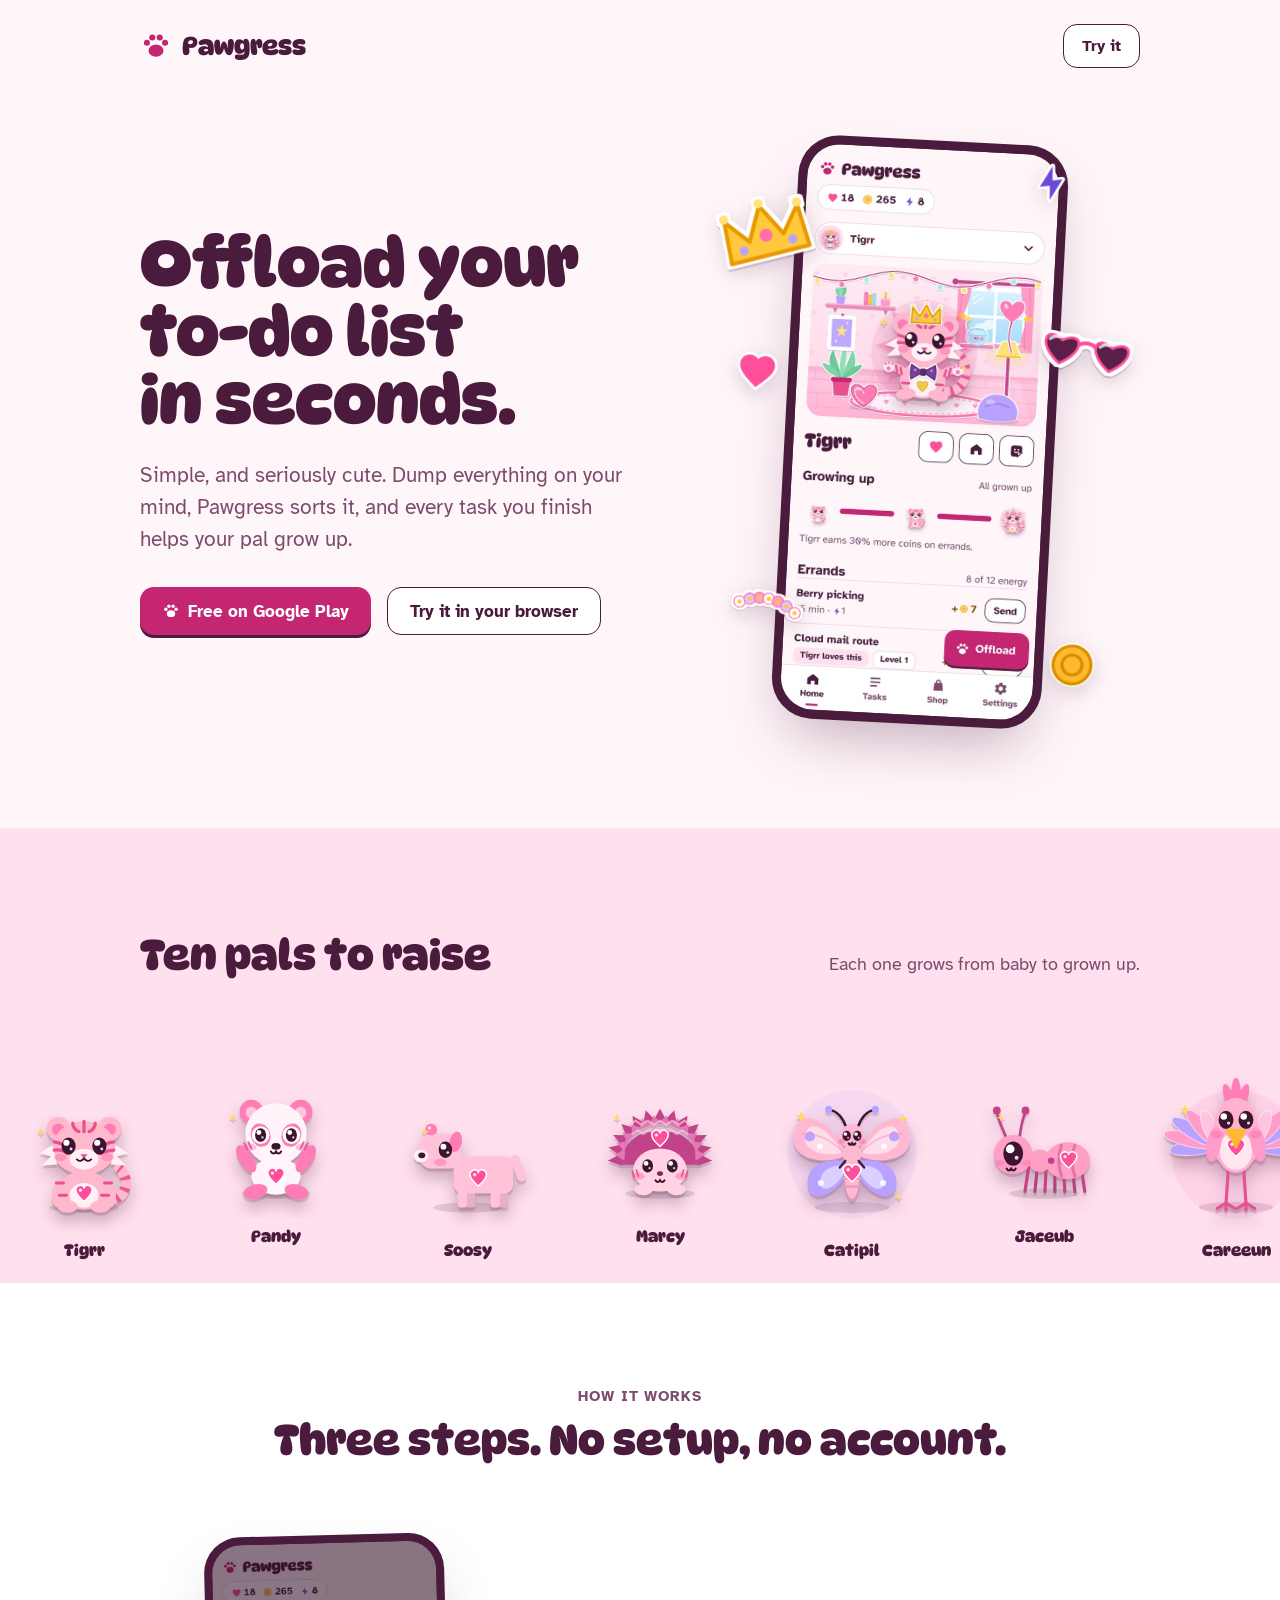
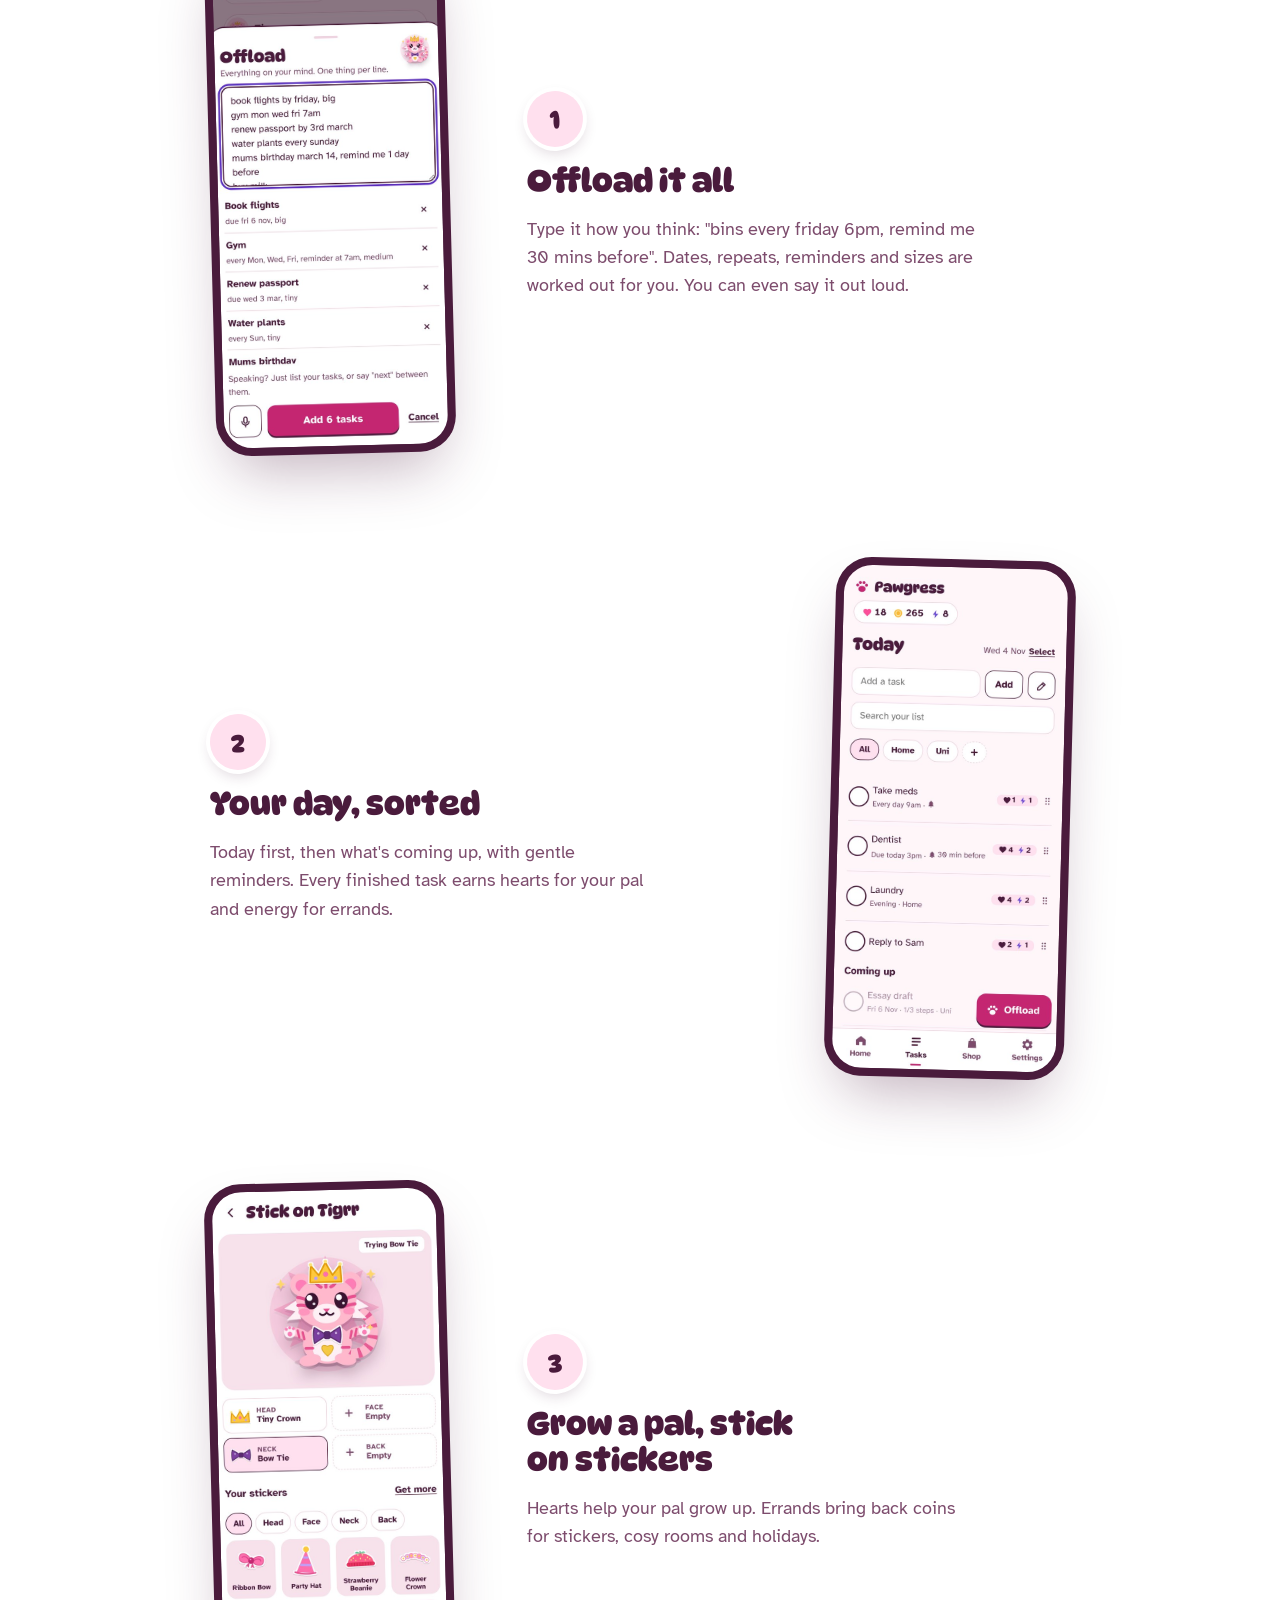
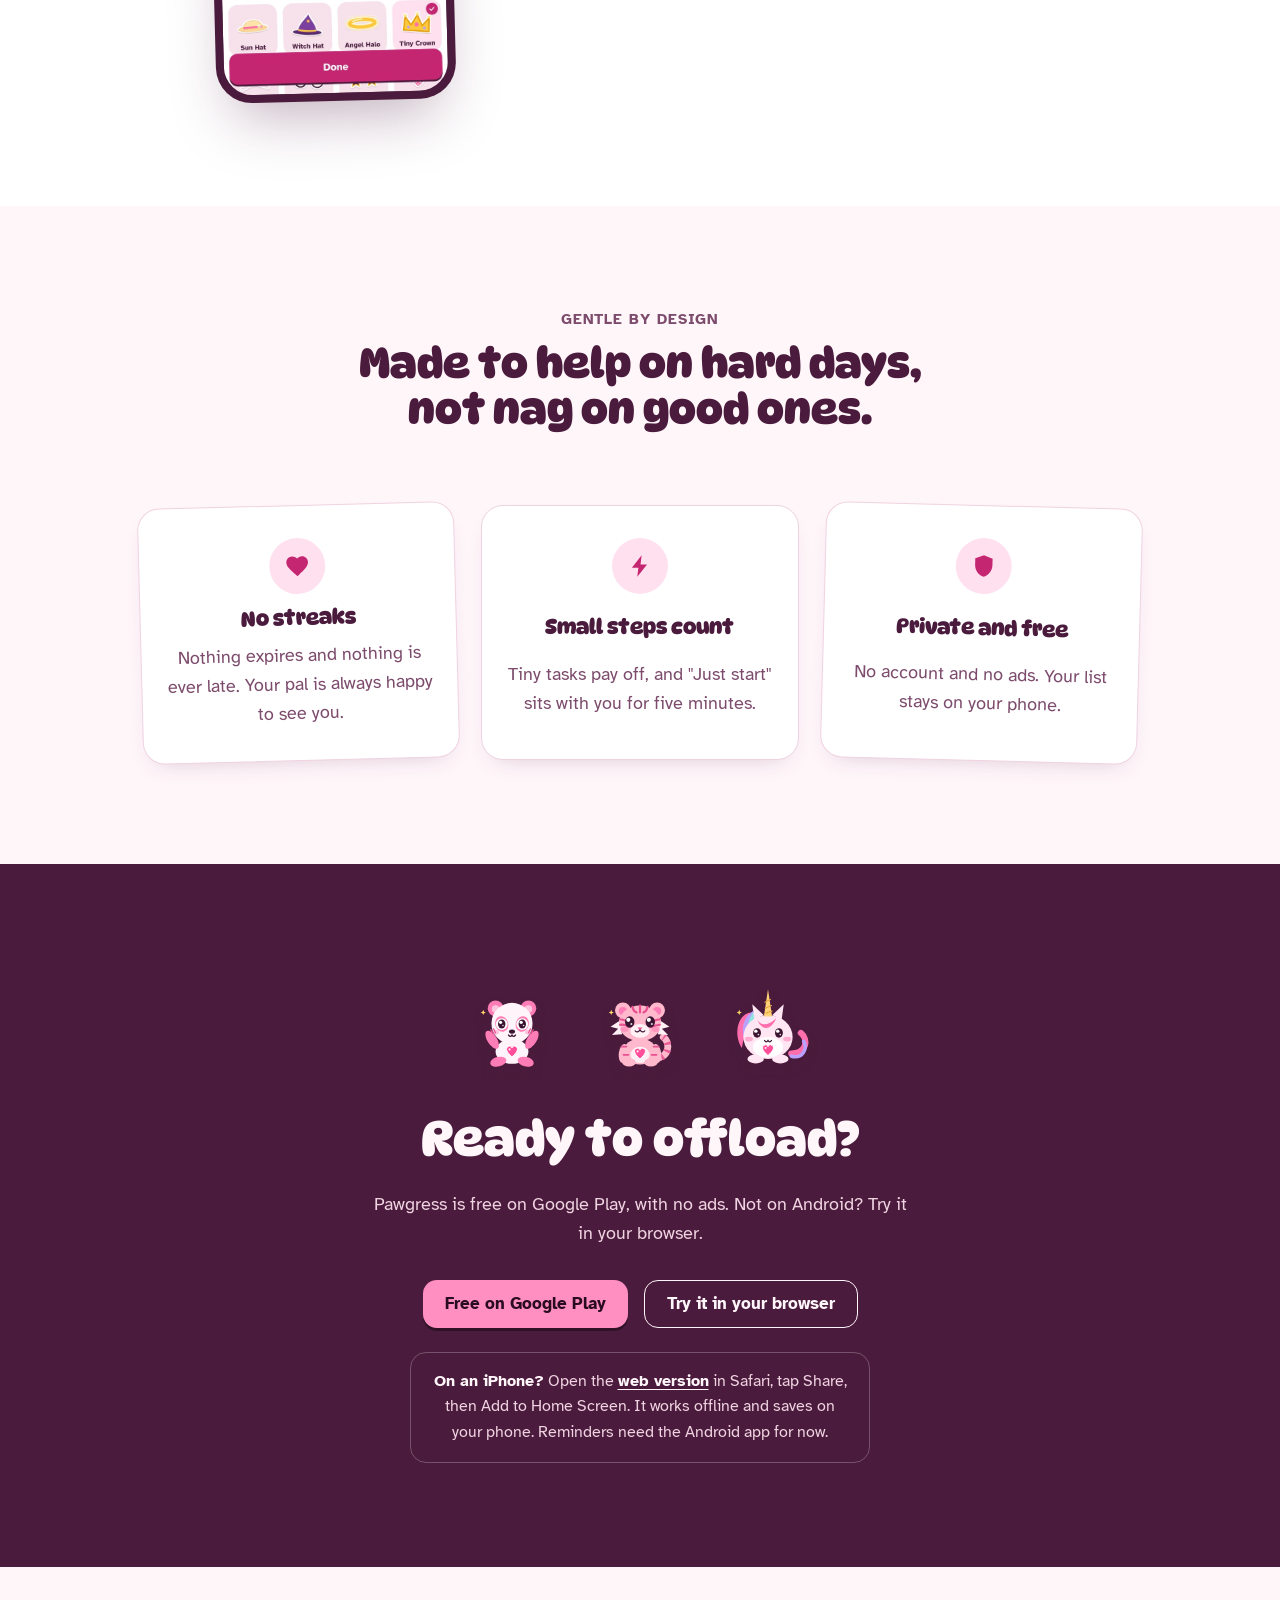
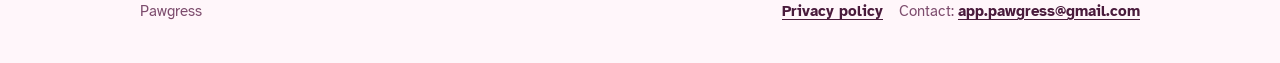
<file: index.html>
<!doctype html>
<html lang="en">
<head>
<meta charset="utf-8">
<meta name="viewport" content="width=device-width, initial-scale=1, viewport-fit=cover">
<meta name="color-scheme" content="light dark">
<title>Pawgress: offload your to-do list in seconds</title>
<meta name="description" content="Offload your to-do list in seconds. Simple, and seriously cute. A gentle task app where finishing tasks grows a pink pal.">
<meta name="theme-color" content="#FFF6FA">
<link rel="icon" type="image/png" href="app/icon-192.png">
<link rel="apple-touch-icon" href="app/icon-180.png">
<meta property="og:title" content="Pawgress">
<meta property="og:description" content="Offload your to-do list in seconds. Simple, and seriously cute.">
<meta property="og:image" content="img/feature-graphic.png">
<link rel="stylesheet" href="site.css">
<script>document.documentElement.classList.add('js')</script>
<style>
/* Landing page. Each section is its own full-width band; the art is the app's own pals and stickers.
   Spacing scale: 8, 16, 24, 40, 64, 104 px. Motion is gentle and switches off with reduced motion. */
/* Nothing may make the page wider than the screen: iPhone Safari zooms the whole page out if anything does. */
html,body{overflow-x:hidden;overflow-x:clip}
.band{position:relative;overflow-x:hidden;overflow-x:clip}
.in{max-width:1040px;margin:0 auto;padding:clamp(64px,9vw,104px) max(20px,env(safe-area-inset-right)) clamp(64px,9vw,104px) max(20px,env(safe-area-inset-left))}
.top .in{padding-block:24px 0;display:flex;align-items:center;justify-content:space-between;gap:16px}
.top .btn{min-height:44px;padding:8px 18px;font-size:1rem}
h1,h2,h3{font-family:var(--f-display)}
.eyebrow{font:700 .95rem var(--f-body);letter-spacing:.06em;text-transform:uppercase;color:var(--pink);margin:0}

/* hero */
.hero .in{display:grid;grid-template-columns:minmax(0,1fr) minmax(0,.9fr);gap:clamp(40px,6vw,72px);align-items:center;padding-top:clamp(40px,6vw,72px)}
.hero-text{display:grid;gap:24px;max-width:34rem}
.hero h1{font-size:clamp(2.6rem,6.4vw,4.2rem);line-height:1.02}
.lede{font-size:clamp(1.12rem,2.2vw,1.3rem);line-height:1.55;margin:0;color:var(--muted)}
.cta{display:flex;flex-wrap:wrap;gap:12px 16px;align-items:center;margin-top:8px}
.soon{display:inline-flex;align-items:center;gap:8px;font-weight:700;font-size:.95rem;color:var(--muted)}
.soon svg{width:18px;height:18px;color:var(--pink);flex:none}
.stage{position:relative;justify-self:center;width:min(100%,400px);aspect-ratio:4/5;display:grid;place-items:center}
.phone{--pw:260px;width:var(--pw);aspect-ratio:390/844;border-radius:calc(var(--pw)*.15);padding:calc(var(--pw)*.035);background:var(--frame);
  box-shadow:0 30px 60px -18px rgba(74,27,60,.35);flex:none}
.phone img{display:block;width:100%;height:100%;object-fit:cover;object-position:top;border-radius:calc(var(--pw)*.12)}
.stage .phone{--pw:clamp(220px,25vw,270px);transform:rotate(3deg)}
.stk{position:absolute;width:var(--s,72px);height:auto;pointer-events:none;filter:drop-shadow(0 6px 10px rgba(74,27,60,.18));will-change:transform}
.stk img,.stk svg{display:block;width:100%;height:auto}
.s1{--s:clamp(70px,9vw,104px);left:-2%;top:6%;rotate:-14deg}
.s2{--s:clamp(70px,9vw,100px);right:-4%;top:28%;rotate:10deg}
.s3{--s:clamp(56px,7vw,80px);left:2%;bottom:14%;rotate:12deg}
.s4{--s:48px;right:6%;bottom:6%;rotate:-8deg}
.s5{--s:42px;left:4%;top:36%;rotate:6deg}
.s6{--s:40px;right:12%;top:4%;rotate:-6deg}

/* pals ribbon */
.ribbon{background:var(--soft)}
.ribbon .in{display:grid;gap:40px;padding-bottom:clamp(40px,6vw,64px)}
.ribbon-h{display:flex;flex-wrap:wrap;align-items:end;justify-content:space-between;gap:12px 24px}
.ribbon h2{font-size:clamp(1.8rem,4vw,2.6rem)}
.ribbon p{margin:0;color:var(--muted);max-width:34ch}
.track{position:relative;overflow:hidden;contain:paint;height:calc(clamp(120px,15vw,168px) + 72px)}
.marquee{position:absolute;left:0;top:0;display:flex;width:max-content;gap:24px;padding-block:8px 24px;animation:slide 48s linear infinite}
.marquee:hover{animation-play-state:paused}
.marquee figure{margin:0;width:clamp(120px,15vw,168px);display:grid;justify-items:center;gap:8px;flex:none}
.marquee figure:nth-child(odd){translate:0 14px}
.marquee img{width:100%;height:auto;display:block}
.marquee figcaption{font:700 1rem var(--f-display);color:var(--ink)}
@keyframes slide{to{transform:translateX(-50%)}}

/* how it works: alternating rows */
.how{background:var(--surface)}
.how .head,.gentle .head{text-align:center;display:grid;gap:12px;justify-items:center;margin-bottom:clamp(40px,7vw,72px)}
.how h2,.gentle h2{font-size:clamp(1.8rem,4vw,2.6rem)}
.head p{margin:0;color:var(--muted);max-width:44ch}
.steps{display:grid;gap:clamp(64px,9vw,104px)}
.step{display:grid;grid-template-columns:auto minmax(0,1fr);gap:clamp(32px,6vw,80px);align-items:center;max-width:860px;margin:0 auto;width:100%}
.step:nth-child(even){grid-template-columns:minmax(0,1fr) auto}
.step:nth-child(even) .phone{order:2}
.step .phone{--pw:clamp(200px,22vw,240px)}
.step-text{display:grid;gap:16px;max-width:28rem}
.num{width:56px;height:56px;border-radius:50%;background:var(--soft);display:grid;place-items:center;font:700 1.6rem var(--f-display);color:var(--ink);
  box-shadow:0 0 0 4px var(--surface),0 6px 14px rgba(74,27,60,.18);rotate:-6deg}
.step h3{font-size:clamp(1.5rem,3vw,2rem)}
.step p{margin:0;color:var(--muted);font-size:1.1rem}

/* gentle by design */
.cards{display:grid;grid-template-columns:repeat(3,minmax(0,1fr));gap:24px}
.cards article{background:var(--surface);border:1px solid var(--line);border-radius:22px;padding:32px 24px;display:grid;gap:12px;justify-items:center;text-align:center;
  box-shadow:0 10px 24px -14px rgba(74,27,60,.25)}
.cards article:nth-child(1){rotate:-1.5deg}.cards article:nth-child(3){rotate:1.5deg}
.cards .ic{width:56px;height:56px;border-radius:50%;background:var(--soft);display:grid;place-items:center;color:var(--pink)}
.cards .ic svg{width:26px;height:26px}
.cards h3{font-size:1.3rem}
.cards p{margin:0;color:var(--muted)}

/* closing band */
.close{background:var(--band);color:var(--band-ink)}
.close .in{display:grid;gap:24px;justify-items:center;text-align:center}
.close h2{font-size:clamp(2rem,5vw,3rem);color:var(--band-ink)}
.close p{margin:0;max-width:46ch;color:var(--band-muted)}
.close .btn{background:var(--band-btn);color:var(--band-btn-ink);box-shadow:0 3px 0 rgba(0,0,0,.35)}
.close .btn.ghost{background:transparent;color:var(--band-ink);border:1.5px solid currentColor;box-shadow:none}
.close a{color:var(--band-ink)}
.close .pals{display:flex;gap:8px;margin-bottom:8px}
.close .pals{gap:16px}.close .pals img{width:clamp(80px,12vw,112px);height:auto}
.iphone{margin-top:16px;padding:16px 20px;border-radius:16px;border:1px solid var(--band-line);max-width:560px;font-size:1rem;color:var(--band-muted)}
.iphone b{color:var(--band-ink)}
.foot .in{padding-block:32px 40px}
.foot footer{margin:0;padding:0;border:0}

/* motion: things settle in as they scroll into view */
.js .reveal{opacity:0;translate:0 32px;transition:opacity .7s ease,translate .7s cubic-bezier(.2,.7,.2,1)}
.js .reveal.seen{opacity:1;translate:0 0}
.js .step .phone{transform:rotate(var(--tilt,-6deg)) scale(.94);transition:transform .9s cubic-bezier(.2,.7,.2,1)}
.js .step:nth-child(even) .phone{--tilt:6deg}
.js .step.seen .phone{transform:rotate(calc(var(--tilt,-6deg)/4)) scale(1)}
.stk{animation:bob 6s ease-in-out infinite}
.s2{animation-delay:-2s}.s3{animation-delay:-4s}.s4{animation-delay:-1s}.s5{animation-delay:-3s}
@keyframes bob{50%{translate:0 -8px}}
@media (prefers-reduced-motion:reduce){
  .track{height:auto;contain:none}.marquee{position:static;animation:none;flex-wrap:wrap;width:auto;justify-content:center}.marquee .dup{display:none}
  .stk{animation:none}.js .reveal{opacity:1;translate:none;transition:none}.js .step .phone{transform:none;transition:none}
}

@media (max-width:860px){
  .hero .in{grid-template-columns:1fr;text-align:center;justify-items:center}
  .hero-text{justify-items:center}
  .cta{justify-content:center}
  .stage{width:min(100%,360px)}
  .step,.step:nth-child(even){grid-template-columns:1fr;justify-items:center;text-align:center}
  .step:nth-child(even) .phone{order:0}
  .step-text{justify-items:center}
  .cards{grid-template-columns:1fr;max-width:420px;margin:0 auto}
  .cards article{rotate:0deg!important}
  .ribbon-h{justify-content:center;text-align:center}
}
</style>
</head>
<body>
<div class="band top"><div class="in">
  <a class="brand" href="./"><svg width="32" height="32" viewBox="0 0 24 24" aria-hidden="true"><ellipse cx="12" cy="15.5" rx="5.6" ry="4.6" fill="currentColor"/><circle cx="5.2" cy="9.6" r="2.3" fill="currentColor"/><circle cx="9.2" cy="5.6" r="2.3" fill="currentColor"/><circle cx="14.8" cy="5.6" r="2.3" fill="currentColor"/><circle cx="18.8" cy="9.6" r="2.3" fill="currentColor"/></svg>Pawgress</a>
  <a class="btn ghost" href="app/">Try it</a>
</div></div>

<main>
<section class="band hero"><div class="in">
  <div class="hero-text">
    <h1>Offload your to-do list in seconds.</h1>
    <p class="lede">Simple, and seriously cute. Dump everything on your mind, Pawgress sorts it, and every task you finish helps your pal grow up.</p>
    <div class="cta">
      <a class="btn" id="play" href="https://play.google.com/store/apps/details?id=com.offloadapps.pawgress"><svg width="18" height="18" viewBox="0 0 24 24" aria-hidden="true"><ellipse cx="12" cy="15.5" rx="5.6" ry="4.6" fill="currentColor"/><circle cx="5.2" cy="9.6" r="2.3" fill="currentColor"/><circle cx="9.2" cy="5.6" r="2.3" fill="currentColor"/><circle cx="14.8" cy="5.6" r="2.3" fill="currentColor"/><circle cx="18.8" cy="9.6" r="2.3" fill="currentColor"/></svg>Free on Google Play</a>
      <a class="btn ghost" href="app/">Try it in your browser</a>
    </div>
  </div>
  <div class="stage" aria-hidden="false">
    <div class="phone"><img src="img/app-home.jpg" alt="Tigrr the pink tiger pal, grown up, with a crown and bow tie sticker, in a cosy decorated room." width="600" height="1298"></div>
    <span class="stk s1" data-speed="-.12"><img src="img/art/sticker-crown.svg" alt=""></span>
    <span class="stk s2" data-speed=".1"><img src="img/art/sticker-shades.svg" alt=""></span>
    <span class="stk s3" data-speed="-.06"><img src="img/art/sticker-flowers.svg" alt=""></span>
    <span class="stk s4" data-speed=".16"><svg viewBox="0 0 24 24" aria-hidden="true"><circle cx="12" cy="12" r="9.5" fill="#FFB92E" stroke="#FFF" stroke-width="3" paint-order="stroke"/><circle cx="12" cy="12" r="9.5" fill="none" stroke="#D98F00" stroke-width="1.6"/><circle cx="12" cy="12" r="5" fill="none" stroke="#D98F00" stroke-width="1.6"/></svg></span>
    <span class="stk s5" data-speed=".22"><svg viewBox="0 0 24 24" aria-hidden="true"><path d="M12 21.35l-1.45-1.32C5.4 15.36 2 12.28 2 8.5 2 5.42 4.42 3 7.5 3c1.74 0 3.41.81 4.5 2.09C13.09 3.81 14.76 3 16.5 3 19.58 3 22 5.42 22 8.5c0 3.78-3.4 6.86-8.55 11.54z" fill="#FF4F9A" stroke="#FFF" stroke-width="3" paint-order="stroke" stroke-linejoin="round"/></svg></span>
    <span class="stk s6" data-speed="-.2"><svg viewBox="0 0 24 24" aria-hidden="true"><path d="M13.5 2L4.5 13.5h6L9.5 22l9-11.5h-6z" fill="#6C4BD8" stroke="#FFF" stroke-width="3" paint-order="stroke" stroke-linejoin="round"/></svg></span>
  </div>
</div></section>

<section class="band ribbon" aria-labelledby="pals-h"><div class="in">
  <div class="ribbon-h reveal"><h2 id="pals-h">Ten pals to raise</h2><p>Each one grows from baby to grown up.</p></div>
</div>
  <div class="track"><div class="marquee" aria-hidden="true">
    <figure><img src="img/art/pal-cat.svg" alt=""><figcaption>Tigrr</figcaption></figure>
    <figure><img src="img/art/pal-panda.svg" alt=""><figcaption>Pandy</figcaption></figure>
    <figure><img src="img/art/pal-dog.svg" alt=""><figcaption>Soosy</figcaption></figure>
    <figure><img src="img/art/pal-hedge.svg" alt=""><figcaption>Marcy</figcaption></figure>
    <figure><img src="img/art/pal-cater.svg" alt=""><figcaption>Catipil</figcaption></figure>
    <figure><img src="img/art/pal-ant.svg" alt=""><figcaption>Jaceub</figcaption></figure>
    <figure><img src="img/art/pal-bird.svg" alt=""><figcaption>Careeun</figcaption></figure>
    <figure><img src="img/art/pal-camel.svg" alt=""><figcaption>Camle</figcaption></figure>
    <figure><img src="img/art/pal-alien.svg" alt=""><figcaption>Anyun</figcaption></figure>
    <figure><img src="img/art/pal-uni.svg" alt=""><figcaption>Glimmer</figcaption></figure>
    <figure class="dup"><img src="img/art/pal-cat.svg" alt=""><figcaption>Tigrr</figcaption></figure>
    <figure class="dup"><img src="img/art/pal-panda.svg" alt=""><figcaption>Pandy</figcaption></figure>
    <figure class="dup"><img src="img/art/pal-dog.svg" alt=""><figcaption>Soosy</figcaption></figure>
    <figure class="dup"><img src="img/art/pal-hedge.svg" alt=""><figcaption>Marcy</figcaption></figure>
    <figure class="dup"><img src="img/art/pal-cater.svg" alt=""><figcaption>Catipil</figcaption></figure>
    <figure class="dup"><img src="img/art/pal-ant.svg" alt=""><figcaption>Jaceub</figcaption></figure>
    <figure class="dup"><img src="img/art/pal-bird.svg" alt=""><figcaption>Careeun</figcaption></figure>
    <figure class="dup"><img src="img/art/pal-camel.svg" alt=""><figcaption>Camle</figcaption></figure>
    <figure class="dup"><img src="img/art/pal-alien.svg" alt=""><figcaption>Anyun</figcaption></figure>
    <figure class="dup"><img src="img/art/pal-uni.svg" alt=""><figcaption>Glimmer</figcaption></figure>
  </div></div>
  <p class="sr">The ten pals are Tigrr, Pandy, Soosy, Marcy, Catipil, Jaceub, Careeun, Camle, Anyun and Glimmer.</p>
</section>

<section class="band how" aria-labelledby="how-h"><div class="in">
  <div class="head reveal"><p class="eyebrow">How it works</p><h2 id="how-h">Three steps. No setup, no account.</h2></div>
  <div class="steps">
    <div class="step reveal"><div class="phone"><img src="img/app-offload.jpg" alt="The Offload box with six tasks typed in plain words, each already sorted." loading="lazy" width="600" height="1298"></div>
      <div class="step-text"><span class="num">1</span><h3>Offload it all</h3><p>Type it how you think: "bins every friday 6pm, remind me 30 mins before". Dates, repeats, reminders and sizes are worked out for you. You can even say it out loud.</p></div></div>
    <div class="step reveal"><div class="phone"><img src="img/app-tasks.jpg" alt="Today's task list, with hearts and energy for each task." loading="lazy" width="600" height="1298"></div>
      <div class="step-text"><span class="num">2</span><h3>Your day, sorted</h3><p>Today first, then what's coming up, with gentle reminders. Every finished task earns hearts for your pal and energy for errands.</p></div></div>
    <div class="step reveal"><div class="phone"><img src="img/app-stickers.jpg" alt="Tigrr trying on a bow tie sticker, with the sticker album below." loading="lazy" width="600" height="1298"></div>
      <div class="step-text"><span class="num">3</span><h3>Grow a pal, stick on stickers</h3><p>Hearts help your pal grow up. Errands bring back coins for stickers, cosy rooms and holidays.</p></div></div>
  </div>
</div></section>

<section class="band gentle" aria-labelledby="gentle-h"><div class="in">
  <div class="head reveal"><p class="eyebrow">Gentle by design</p><h2 id="gentle-h">Made to help on hard days, not nag on good ones.</h2></div>
  <div class="cards">
    <article class="reveal"><span class="ic"><svg viewBox="0 0 24 24" aria-hidden="true"><path d="M12 21.35l-1.45-1.32C5.4 15.36 2 12.28 2 8.5 2 5.42 4.42 3 7.5 3c1.74 0 3.41.81 4.5 2.09C13.09 3.81 14.76 3 16.5 3 19.58 3 22 5.42 22 8.5c0 3.78-3.4 6.86-8.55 11.54z" fill="currentColor"/></svg></span><h3>No streaks</h3><p>Nothing expires and nothing is ever late. Your pal is always happy to see you.</p></article>
    <article class="reveal"><span class="ic"><svg viewBox="0 0 24 24" aria-hidden="true"><path d="M13.5 2L4.5 13.5h6L9.5 22l9-11.5h-6z" fill="currentColor"/></svg></span><h3>Small steps count</h3><p>Tiny tasks pay off, and "Just start" sits with you for five minutes.</p></article>
    <article class="reveal"><span class="ic"><svg viewBox="0 0 24 24" aria-hidden="true"><path d="M12 2l8 3v6c0 5-3.4 9.4-8 11-4.6-1.6-8-6-8-11V5z" fill="currentColor"/></svg></span><h3>Private and free</h3><p>No account and no ads. Your list stays on your phone.</p></article>
  </div>
</div></section>

<section class="band close" aria-labelledby="close-h"><div class="in">
  <div class="pals reveal" aria-hidden="true"><img src="img/art/pal-panda.svg" alt=""><img src="img/art/pal-cat.svg" alt=""><img src="img/art/pal-uni.svg" alt=""></div>
  <h2 id="close-h" class="reveal">Ready to offload?</h2>
  <p class="reveal">Pawgress is free on Google Play, with no ads. Not on Android? Try it in your browser.</p>
  <div class="cta reveal"><a class="btn" href="https://play.google.com/store/apps/details?id=com.offloadapps.pawgress">Free on Google Play</a><a class="btn ghost" href="app/">Try it in your browser</a></div>
  <p class="iphone reveal"><b>On an iPhone?</b> Open the <a href="app/">web version</a> in Safari, tap Share, then Add to Home Screen. It works offline and saves on your phone. Reminders need the Android app for now.</p>
</div></section>
</main>

<div class="band foot"><div class="in">
  <footer>
    <span>Pawgress</span>
    <nav><a href="privacy.html">Privacy policy</a><span>Contact: <a href="mailto:app.pawgress@gmail.com">app.pawgress@gmail.com</a></span></nav>
  </footer>
</div></div>

<script>
// Sections settle in as they scroll into view; hero stickers drift at different speeds. Off with reduced motion.
(function(){
  var calm=window.matchMedia&&matchMedia('(prefers-reduced-motion: reduce)').matches;
  var els=document.querySelectorAll('.reveal');
  if(calm||!('IntersectionObserver' in window)){els.forEach(function(e){e.classList.add('seen')});return}
  var io=new IntersectionObserver(function(es){es.forEach(function(e){if(e.isIntersecting){e.target.classList.add('seen');io.unobserve(e.target)}})},{rootMargin:'0px 0px -12% 0px',threshold:.12});
  els.forEach(function(e){io.observe(e)});
  var stk=[].slice.call(document.querySelectorAll('.stk[data-speed]')),ticking=false;
  function move(){var y=window.scrollY;stk.forEach(function(s){s.style.transform='translateY('+(y*parseFloat(s.dataset.speed)).toFixed(1)+'px)'});ticking=false}
  window.addEventListener('scroll',function(){if(!ticking){ticking=true;requestAnimationFrame(move)}},{passive:true});
})();
</script>
</body>
</html>
</file>
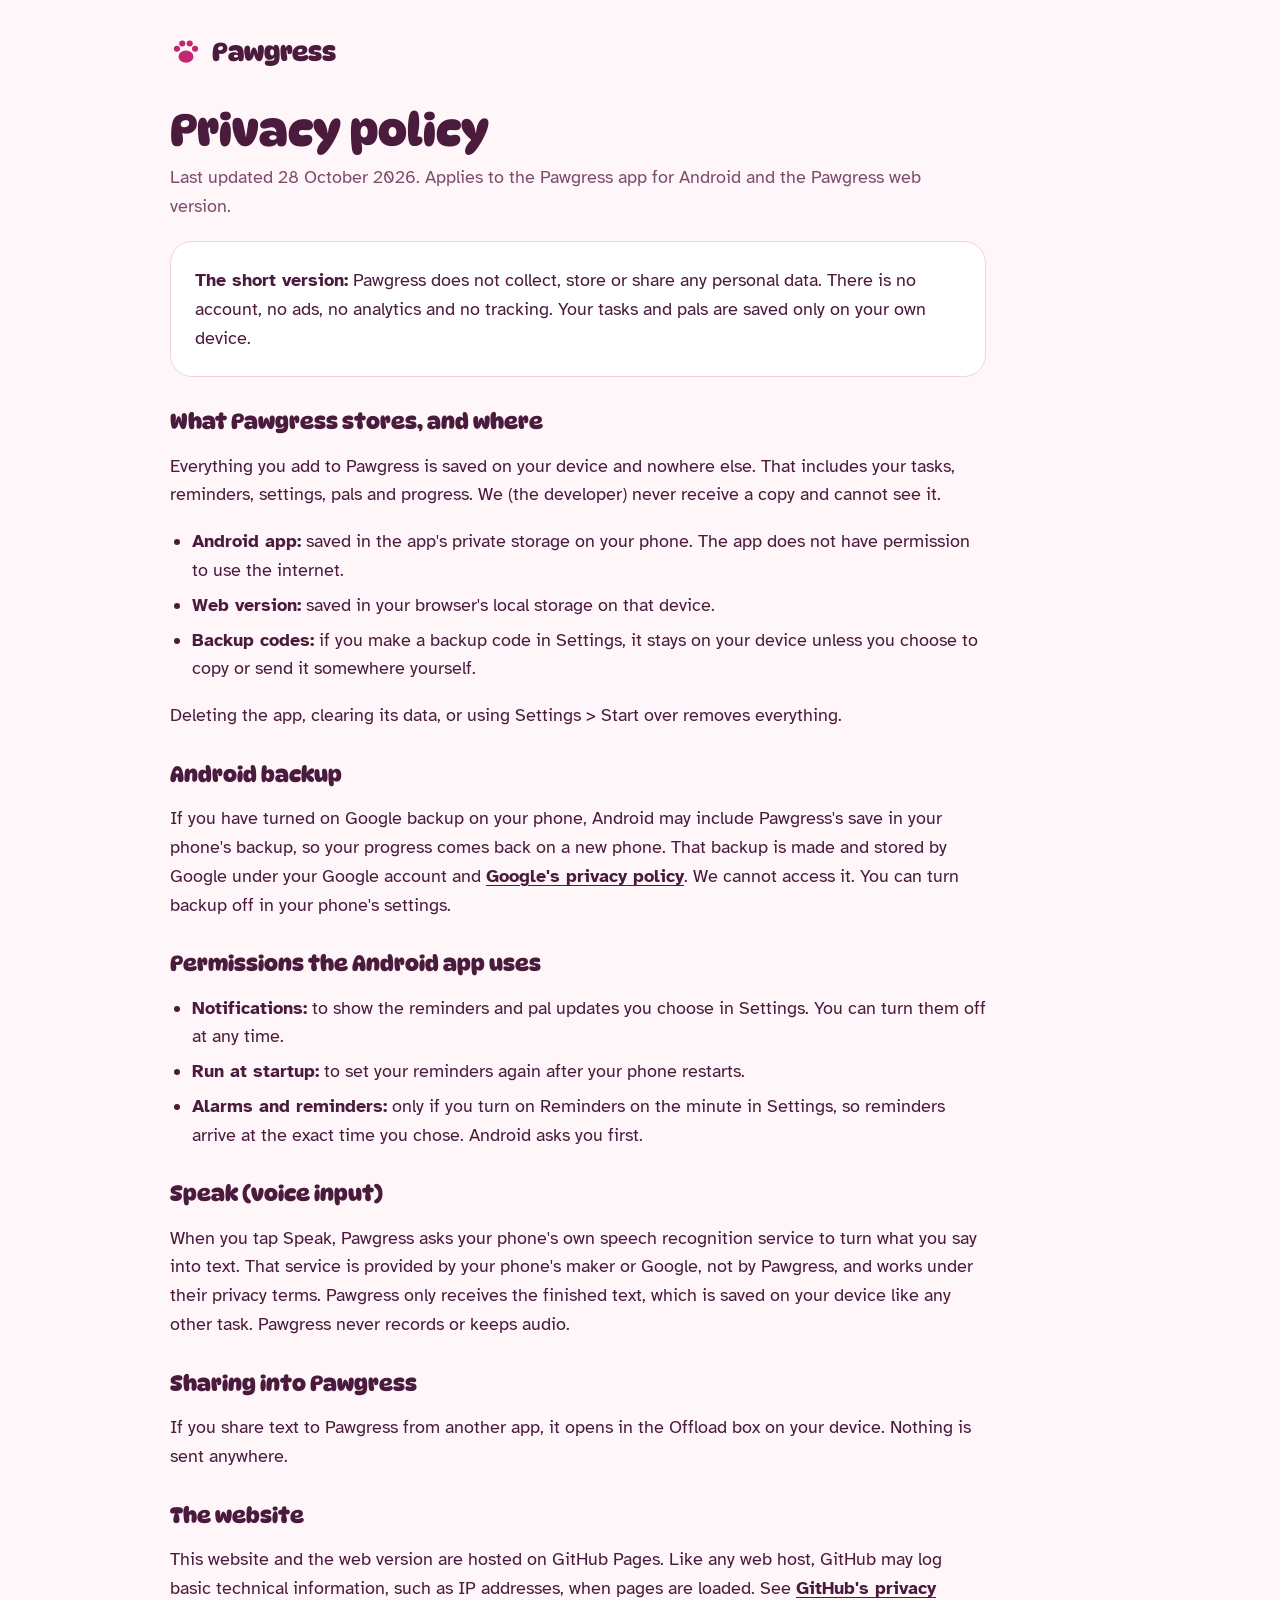
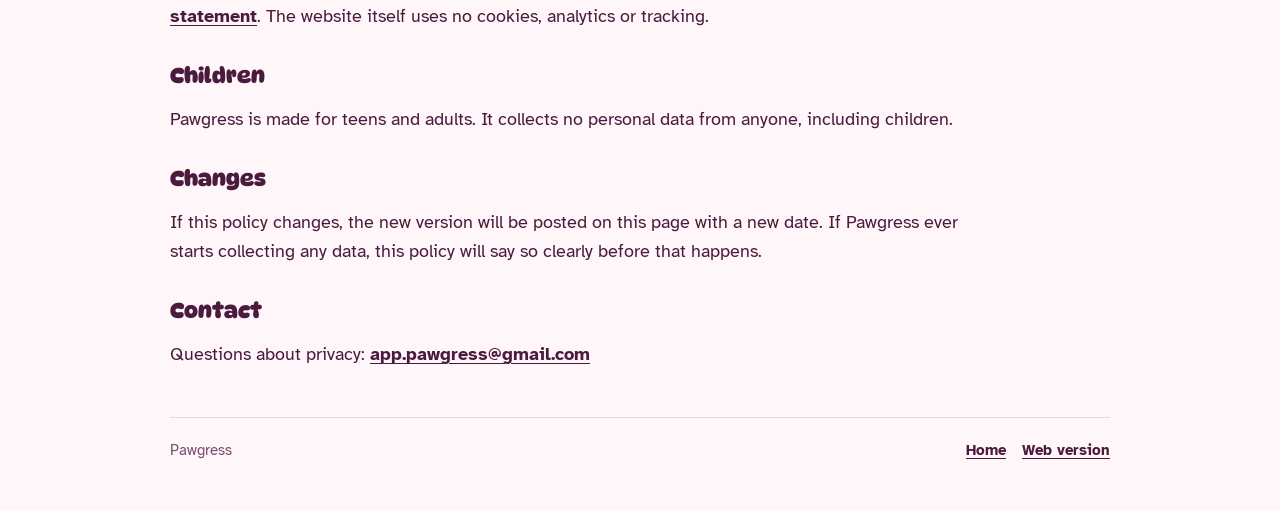
<file: privacy.html>
<!doctype html>
<html lang="en">
<head>
<meta charset="utf-8">
<meta name="viewport" content="width=device-width, initial-scale=1, viewport-fit=cover">
<meta name="color-scheme" content="light dark">
<title>Pawgress privacy policy</title>
<meta name="description" content="Pawgress collects no personal data. Everything you add stays on your device.">
<link rel="icon" type="image/png" href="app/icon-192.png">
<link rel="stylesheet" href="site.css">
<style>
main{max-width:68ch}
h1{font-size:clamp(2rem,5vw,2.8rem);margin:28px 0 8px}
h2{font-size:1.35rem;margin:32px 0 8px}
.updated{color:var(--muted);margin:0 0 20px}
.short{margin:20px 0 8px}
.short p{margin:0}
ul{padding-left:1.2em}
li{margin:6px 0}
</style>
</head>
<body>
<div class="wrap">
  <a class="brand" href="./"><svg viewBox="0 0 24 24" aria-hidden="true"><ellipse cx="12" cy="15.5" rx="5.6" ry="4.6" fill="currentColor"/><circle cx="5.2" cy="9.6" r="2.3" fill="currentColor"/><circle cx="9.2" cy="5.6" r="2.3" fill="currentColor"/><circle cx="14.8" cy="5.6" r="2.3" fill="currentColor"/><circle cx="18.8" cy="9.6" r="2.3" fill="currentColor"/></svg>Pawgress</a>
  <main>
    <h1>Privacy policy</h1>
    <p class="updated">Last updated 28 October 2026. Applies to the Pawgress app for Android and the Pawgress web version.</p>

    <div class="card short"><p><b>The short version:</b> Pawgress does not collect, store or share any personal data.
      There is no account, no ads, no analytics and no tracking. Your tasks and pals are saved only on your own device.</p></div>

    <h2>What Pawgress stores, and where</h2>
    <p>Everything you add to Pawgress is saved on your device and nowhere else. That includes your tasks, reminders, settings, pals and progress.
      We (the developer) never receive a copy and cannot see it.</p>
    <ul>
      <li><b>Android app:</b> saved in the app's private storage on your phone. The app does not have permission to use the internet.</li>
      <li><b>Web version:</b> saved in your browser's local storage on that device.</li>
      <li><b>Backup codes:</b> if you make a backup code in Settings, it stays on your device unless you choose to copy or send it somewhere yourself.</li>
    </ul>
    <p>Deleting the app, clearing its data, or using Settings &gt; Start over removes everything.</p>

    <h2>Android backup</h2>
    <p>If you have turned on Google backup on your phone, Android may include Pawgress's save in your phone's backup, so your progress
      comes back on a new phone. That backup is made and stored by Google under your Google account and
      <a href="https://policies.google.com/privacy" rel="noopener">Google's privacy policy</a>. We cannot access it. You can turn backup off in your phone's settings.</p>

    <h2>Permissions the Android app uses</h2>
    <ul>
      <li><b>Notifications:</b> to show the reminders and pal updates you choose in Settings. You can turn them off at any time.</li>
      <li><b>Run at startup:</b> to set your reminders again after your phone restarts.</li>
      <li><b>Alarms and reminders:</b> only if you turn on Reminders on the minute in Settings, so reminders arrive at the exact time you chose. Android asks you first.</li>
    </ul>

    <h2>Speak (voice input)</h2>
    <p>When you tap Speak, Pawgress asks your phone's own speech recognition service to turn what you say into text. That service is provided by your phone's maker or
      Google, not by Pawgress, and works under their privacy terms. Pawgress only receives the finished text, which is saved on your device like any other task.
      Pawgress never records or keeps audio.</p>

    <h2>Sharing into Pawgress</h2>
    <p>If you share text to Pawgress from another app, it opens in the Offload box on your device. Nothing is sent anywhere.</p>

    <h2>The website</h2>
    <p>This website and the web version are hosted on GitHub Pages. Like any web host, GitHub may log basic technical information, such as IP addresses,
      when pages are loaded. See <a href="https://docs.github.com/en/site-policy/privacy-policies/github-general-privacy-statement" rel="noopener">GitHub's privacy statement</a>.
      The website itself uses no cookies, analytics or tracking.</p>

    <h2>Children</h2>
    <p>Pawgress is made for teens and adults. It collects no personal data from anyone, including children.</p>

    <h2>Changes</h2>
    <p>If this policy changes, the new version will be posted on this page with a new date. If Pawgress ever starts collecting any data,
      this policy will say so clearly before that happens.</p>

    <h2>Contact</h2>
    <p>Questions about privacy: <a href="mailto:app.pawgress@gmail.com">app.pawgress@gmail.com</a></p>
  </main>
  <footer>
    <span>Pawgress</span>
    <nav><a href="./">Home</a><a href="app/">Web version</a></nav>
  </footer>
</div>
</body>
</html>
</file>
<file: site.css>
/* Shared styles for the Pawgress website (landing page and privacy policy). The app's sticker-book look:
   flat paper, ink titles, pink only for actions. Colours match app/style.css. */
@font-face{font-family:'DynaPuff';src:url(fonts/DynaPuff.ttf) format('truetype');font-weight:400 700;font-display:swap}
@font-face{font-family:'Atkinson Hyperlegible';src:url(fonts/AtkinsonHyperlegible-Regular.ttf) format('truetype');font-weight:400;font-display:swap}
@font-face{font-family:'Atkinson Hyperlegible';src:url(fonts/AtkinsonHyperlegible-Bold.ttf) format('truetype');font-weight:700;font-display:swap}
:root{
  --bg:#FFF6FA;--surface:#FFFFFF;--soft:#FFE0EE;--ink:#4A1B3C;--muted:#7D4C6D;--line:#F0D3E1;--outline:#4A1B3C;--frame:#4A1B3C;
  --band:#4A1B3C;--band-ink:#FFF6FA;--band-muted:#F0D3E1;--band-btn:#FF8EC1;--band-btn-ink:#2A0C20;--band-line:rgba(255,246,250,.25);
  --pink:#C42672;--btn-bg:#C42672;--btn-ink:#FFFFFF;--btn-shadow:#4A1B3C;--focus:#5B2CC9;
  --f-display:'DynaPuff','Trebuchet MS',system-ui,sans-serif;--f-body:'Atkinson Hyperlegible','Segoe UI',system-ui,sans-serif;
  color-scheme:light;
}
@media (prefers-color-scheme:dark){:root{
  --bg:#1E0F1A;--surface:#2A1624;--soft:#4A1F3B;--ink:#FBE9F2;--muted:#D2AFC3;--line:#4A2A40;--outline:#8C6382;--frame:#0E050B;
  --band:#FFE0EE;--band-ink:#4A1B3C;--band-muted:#7D4C6D;--band-btn:#C42672;--band-btn-ink:#FFFFFF;--band-line:rgba(74,27,60,.2);
  --pink:#FF8EC1;--btn-bg:#FF8EC1;--btn-ink:#2A0C20;--btn-shadow:#0E050B;--focus:#D2C2FF;color-scheme:dark}}
*{box-sizing:border-box}
html{-webkit-text-size-adjust:100%}
body{margin:0;background:var(--bg);color:var(--ink);font:18px/1.6 var(--f-body)}
a{color:var(--ink);font-weight:700;text-underline-offset:3px}
a:focus-visible,.btn:focus-visible{outline:3px solid var(--focus);outline-offset:3px;border-radius:12px}
.wrap{max-width:980px;margin:0 auto;padding:32px max(20px,env(safe-area-inset-right)) 48px max(20px,env(safe-area-inset-left))}
h1,h2,h3{font-family:var(--f-display);font-weight:700;line-height:1.12;color:var(--ink);text-wrap:balance;margin:0}
.sr{position:absolute;width:1px;height:1px;overflow:hidden;clip:rect(0 0 0 0);white-space:nowrap}
.brand{display:inline-flex;align-items:center;gap:10px;text-decoration:none;font-family:var(--f-display);font-weight:700;font-size:1.6rem;color:var(--ink)}
.brand svg{width:32px;height:32px;color:var(--pink);flex:none}
.pill svg,.iphone .ic svg{width:20px;height:20px;color:var(--pink)}
.btn{display:inline-flex;align-items:center;gap:8px;min-height:48px;padding:12px 22px;border-radius:14px;background:var(--btn-bg);color:var(--btn-ink);
  font:700 1.05rem var(--f-body);text-decoration:none;box-shadow:0 3px 0 var(--btn-shadow)}
.btn.ghost{background:var(--surface);color:var(--ink);box-shadow:none;border:1.5px solid var(--outline)}
.pill{display:inline-flex;align-items:center;gap:8px;padding:6px 14px;border-radius:999px;background:var(--soft);font-weight:700;font-size:.95rem;color:var(--ink)}
.card{background:var(--surface);border:1px solid var(--line);border-radius:22px;padding:24px}
footer{margin-top:48px;padding-top:20px;border-top:1px solid var(--line);color:var(--muted);font-size:.95rem;display:flex;flex-wrap:wrap;gap:8px 20px;justify-content:space-between}
footer nav{display:flex;gap:16px;flex-wrap:wrap}
</file>
